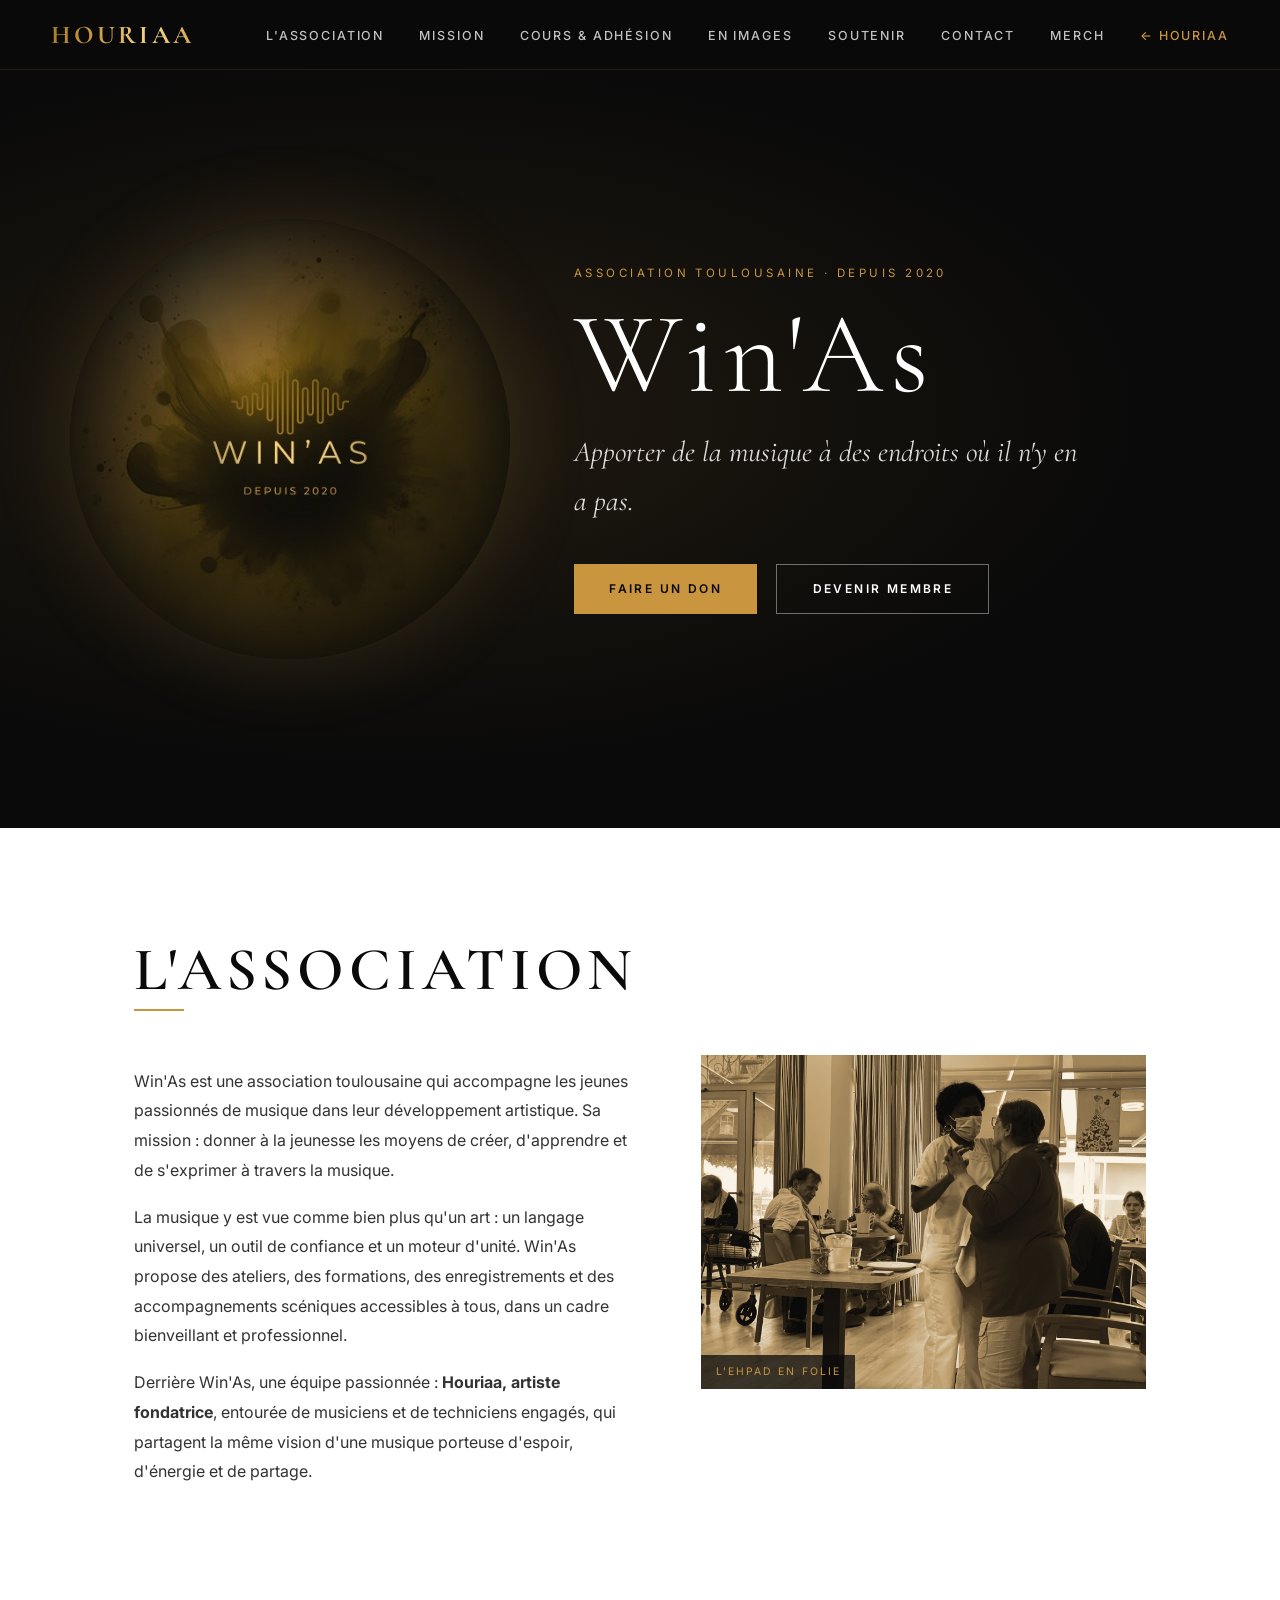
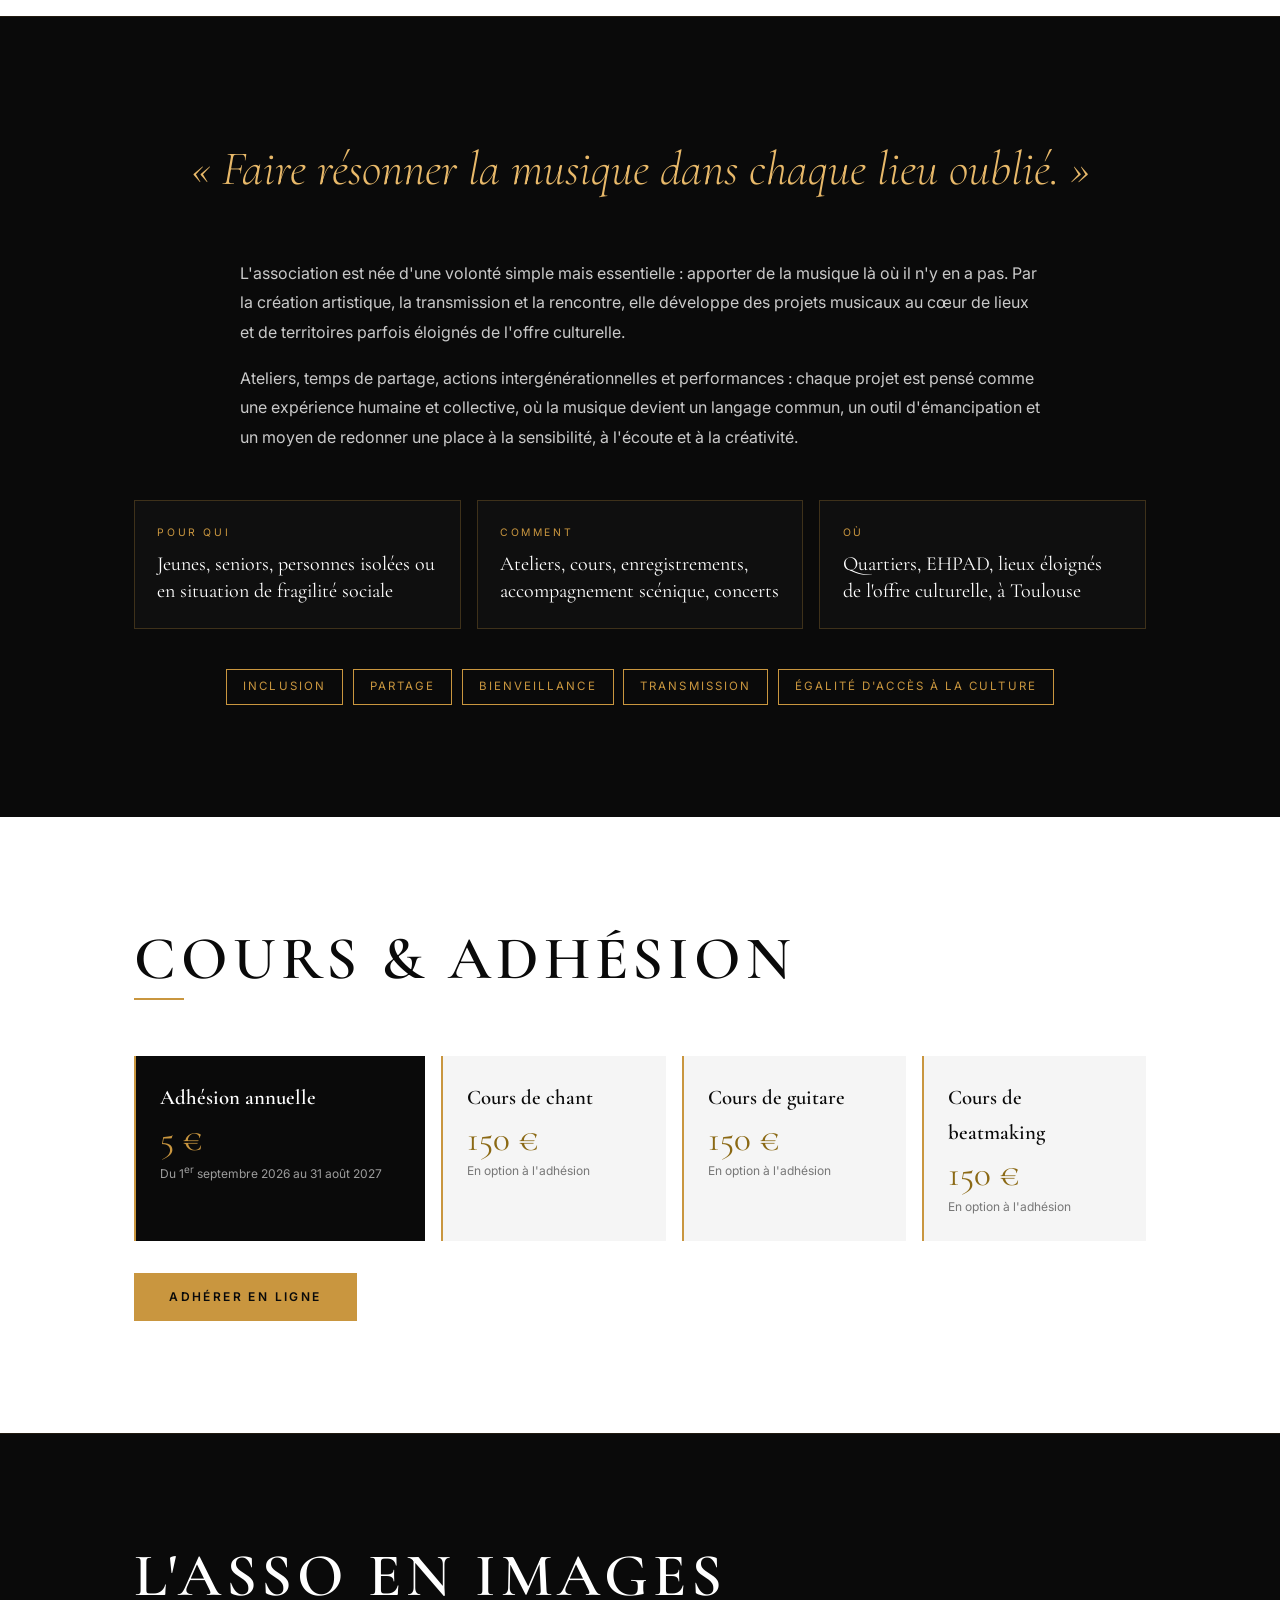
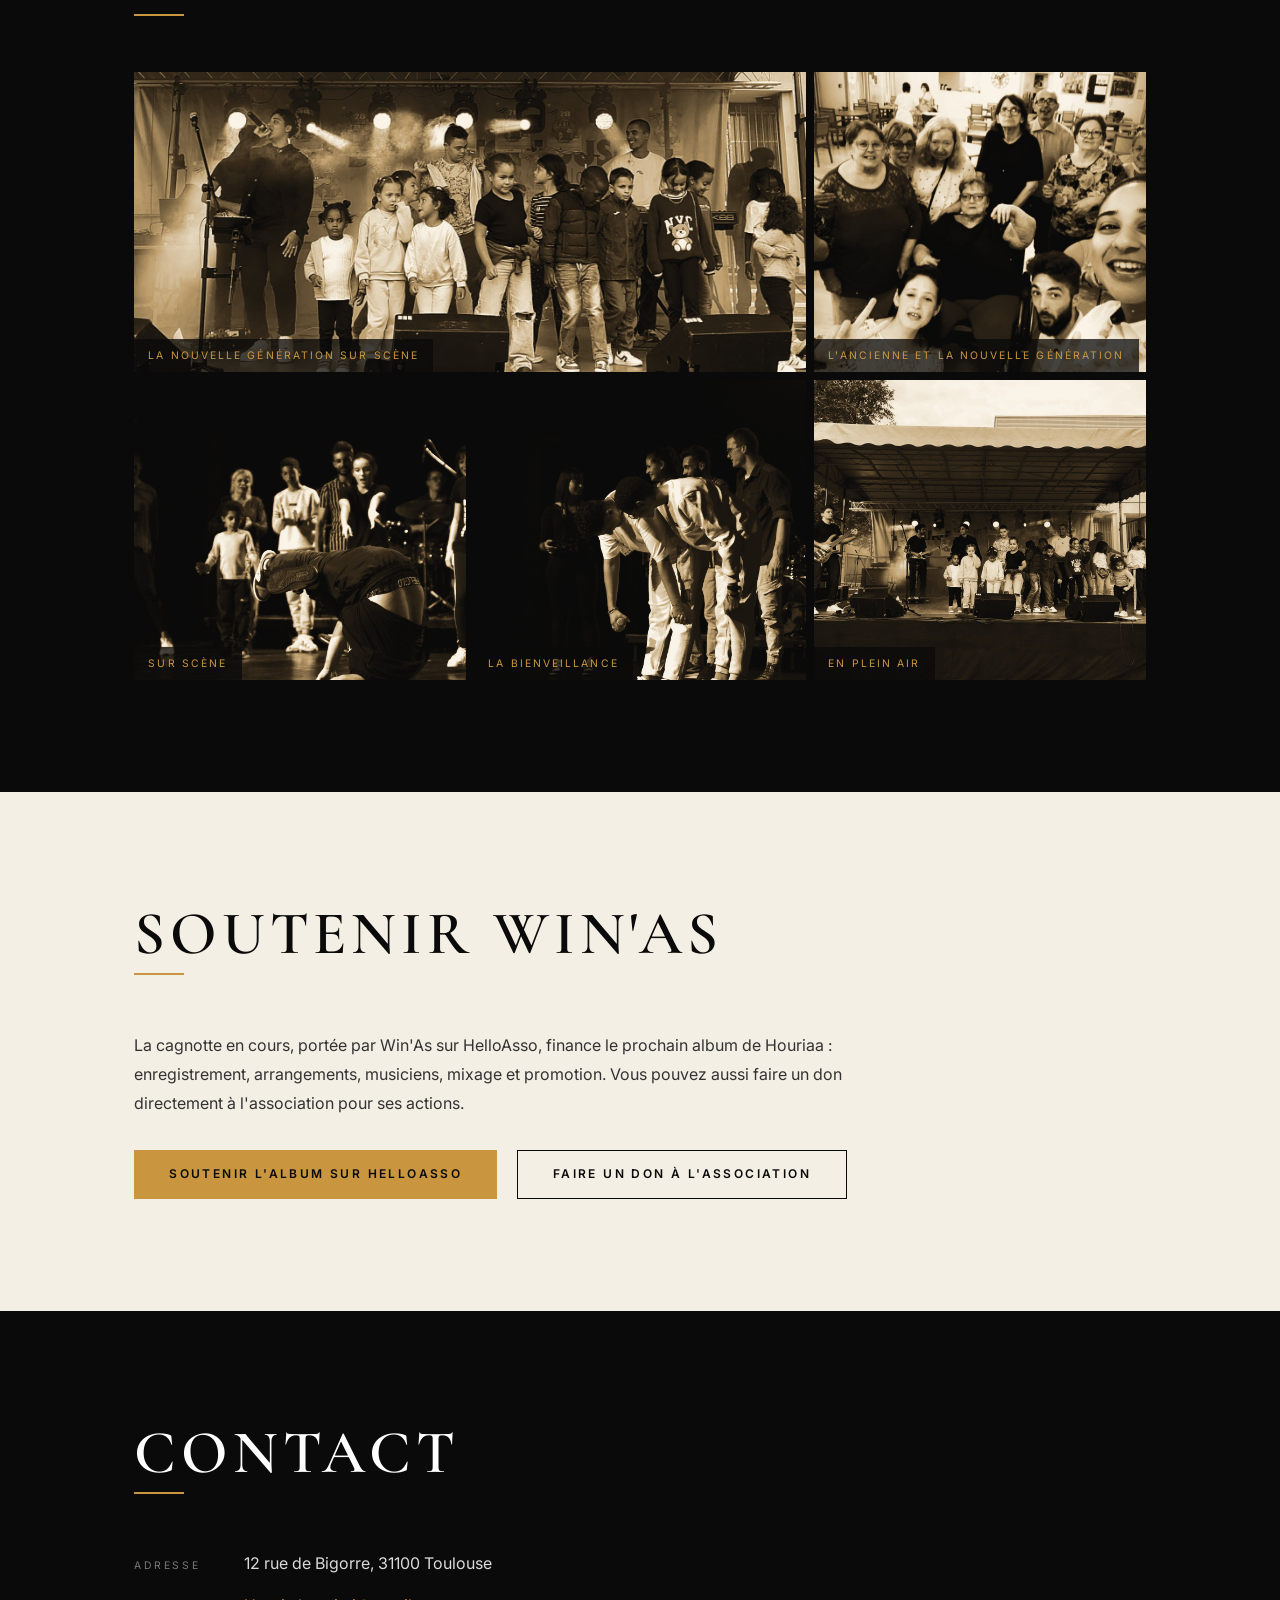
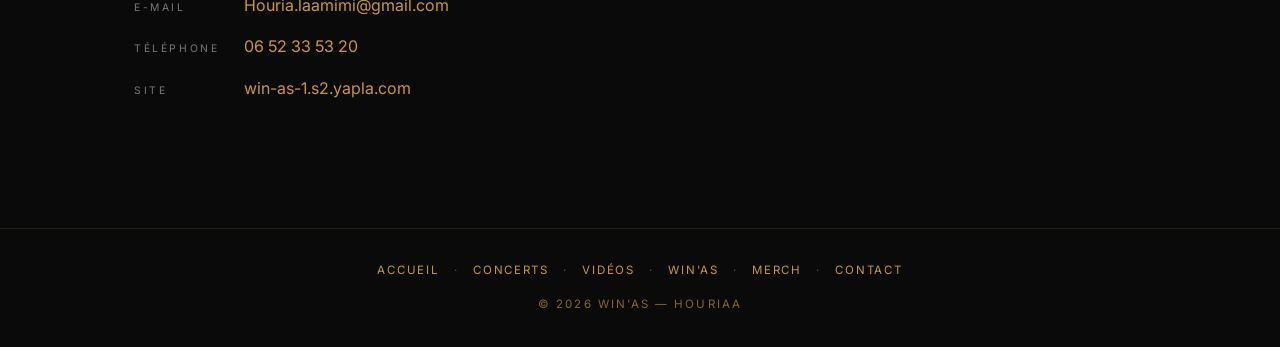
<file: winas.html>
<!DOCTYPE html>
<html lang="fr">
<head>
  <meta charset="UTF-8" />
  <meta name="viewport" content="width=device-width, initial-scale=1.0" />
  <title>Win'As — Association musicale toulousaine fondée par Houriaa</title>
  <meta name="description" content="Win'As, association toulousaine fondée par Houriaa : apporter de la musique là où il n'y en a pas. Ateliers, cours de chant, guitare et beatmaking, actions en EHPAD et dans les quartiers." />
  <link rel="canonical" href="https://houriaagroupe-del.github.io/winas.html" />
  <meta name="theme-color" content="#0a0a0a" />
  <link rel="icon" type="image/png" sizes="32x32" href="favicon-32.png" />
  <link rel="apple-touch-icon" href="apple-touch-icon.png" />
  <meta property="og:type" content="website" />
  <meta property="og:site_name" content="HOURIAA" />
  <meta property="og:locale" content="fr_FR" />
  <meta property="og:title" content="Win'As — l'association de Houriaa" />
  <meta property="og:description" content="Apporter de la musique là où il n'y en a pas. Ateliers, cours, actions intergénérationnelles à Toulouse." />
  <meta property="og:url" content="https://houriaagroupe-del.github.io/winas.html" />
  <meta property="og:image" content="https://houriaagroupe-del.github.io/images/winas/winas_logo.jpg" />
  <meta name="twitter:card" content="summary_large_image" />
  <script type="application/ld+json">
  {
    "@context": "https://schema.org",
    "@type": "NGO",
    "name": "Win'As",
    "url": "https://houriaagroupe-del.github.io/winas.html",
    "logo": "https://houriaagroupe-del.github.io/images/winas/winas_logo.jpg",
    "foundingDate": "2020",
    "founder": { "@type": "Person", "name": "Houriaa" },
    "address": { "@type": "PostalAddress", "streetAddress": "12 rue de Bigorre", "postalCode": "31100", "addressLocality": "Toulouse", "addressCountry": "FR" },
    "email": "mailto:Houria.laamimi@gmail.com",
    "telephone": "+33652335320",
    "sameAs": ["https://win-as-1.s2.yapla.com/fr/accueil", "https://www.helloasso.com/associations/win-as"]
  }
  </script>
  <link rel="preconnect" href="https://fonts.googleapis.com" />
  <link rel="preconnect" href="https://fonts.gstatic.com" crossorigin />
  <link href="https://fonts.googleapis.com/css2?family=Cormorant+Garamond:ital,wght@0,300;0,400;0,500;0,600;0,700;1,300;1,400&family=Inter:wght@300;400;500;600&display=swap" rel="stylesheet" />
  <link rel="stylesheet" href="css/style.css?v=14" />
  <link rel="stylesheet" href="css/winas.css?v=1" />
</head>
<body class="winas-page">

  <nav class="navbar" id="navbar">
    <a href="index.html" class="nav-logo">HOURIAA</a>
    <ul class="nav-links" id="navLinks">
      <li><a href="#association" onclick="closeMenu()">L'association</a></li>
      <li><a href="#mission" onclick="closeMenu()">Mission</a></li>
      <li><a href="#cours" onclick="closeMenu()">Cours &amp; adhésion</a></li>
      <li><a href="#images" onclick="closeMenu()">En images</a></li>
      <li><a href="#soutenir" onclick="closeMenu()">Soutenir</a></li>
      <li><a href="#contact" onclick="closeMenu()">Contact</a></li>
      <li><a href="merch.html">Merch</a></li>
      <li><a href="index.html" class="nav-back">← Houriaa</a></li>
    </ul>
    <button class="hamburger" id="hamburger" aria-label="Menu" aria-expanded="false">
      <span></span><span></span><span></span>
    </button>
  </nav>

  <!-- ===== HERO ===== -->
  <header class="wa-hero">
    <div class="wa-hero-inner">
      <img class="wa-logo fade-in" src="images/winas/winas_logo.jpg" alt="Logo de l'association Win'As" />
      <div class="wa-hero-text fade-in">
        <p class="wa-kicker">Association toulousaine · depuis 2020</p>
        <h1 class="wa-title">Win'As</h1>
        <p class="wa-tagline">Apporter de la musique à des endroits où il n'y en a pas.</p>
        <div class="hero-buttons wa-buttons">
          <a href="https://www.helloasso.com/associations/win-as/formulaires/2" target="_blank" rel="noopener" class="btn btn-primary">Faire un don</a>
          <a href="https://win-as-1.s2.yapla.com/fr/membres" target="_blank" rel="noopener" class="btn btn-outline">Devenir membre</a>
        </div>
      </div>
    </div>
  </header>

  <!-- ===== L'ASSOCIATION ===== -->
  <section class="section wa-light" id="association">
    <div class="section-inner wa-grid">
      <div class="fade-in-left">
        <h2 class="section-title">L'association</h2>
        <div class="section-rule"></div>
        <div class="wa-text">
          <p>Win'As est une association toulousaine qui accompagne les jeunes passionnés de musique dans leur développement artistique. Sa mission&nbsp;: donner à la jeunesse les moyens de créer, d'apprendre et de s'exprimer à travers la musique.</p>
          <p>La musique y est vue comme bien plus qu'un art&nbsp;: un langage universel, un outil de confiance et un moteur d'unité. Win'As propose des ateliers, des formations, des enregistrements et des accompagnements scéniques accessibles à tous, dans un cadre bienveillant et professionnel.</p>
          <p>Derrière Win'As, une équipe passionnée&nbsp;: <strong>Houriaa, artiste fondatrice</strong>, entourée de musiciens et de techniciens engagés, qui partagent la même vision d'une musique porteuse d'espoir, d'énergie et de partage.</p>
        </div>
      </div>
      <figure class="wa-figure fade-in-right">
        <img src="images/winas/winas_ehpad_danse.jpg" alt="Houriaa danse avec une résidente lors d'un atelier en EHPAD" loading="lazy" />
        <figcaption>L'EHPAD en folie</figcaption>
      </figure>
    </div>
  </section>

  <!-- ===== MISSION ===== -->
  <section class="section wa-dark" id="mission">
    <div class="section-inner">
      <p class="wa-quote fade-in">«&nbsp;Faire résonner la musique dans chaque lieu oublié.&nbsp;»</p>
      <div class="wa-mission fade-in">
        <p>L'association est née d'une volonté simple mais essentielle&nbsp;: apporter de la musique là où il n'y en a pas. Par la création artistique, la transmission et la rencontre, elle développe des projets musicaux au cœur de lieux et de territoires parfois éloignés de l'offre culturelle.</p>
        <p>Ateliers, temps de partage, actions intergénérationnelles et performances&nbsp;: chaque projet est pensé comme une expérience humaine et collective, où la musique devient un langage commun, un outil d'émancipation et un moyen de redonner une place à la sensibilité, à l'écoute et à la créativité.</p>
      </div>
      <div class="wa-cards fade-in">
        <div class="wa-card"><span class="wa-card-k">Pour qui</span><span class="wa-card-v">Jeunes, seniors, personnes isolées ou en situation de fragilité sociale</span></div>
        <div class="wa-card"><span class="wa-card-k">Comment</span><span class="wa-card-v">Ateliers, cours, enregistrements, accompagnement scénique, concerts</span></div>
        <div class="wa-card"><span class="wa-card-k">Où</span><span class="wa-card-v">Quartiers, EHPAD, lieux éloignés de l'offre culturelle, à Toulouse</span></div>
      </div>
      <ul class="wa-values fade-in">
        <li>Inclusion</li><li>Partage</li><li>Bienveillance</li><li>Transmission</li><li>Égalité d'accès à la culture</li>
      </ul>
    </div>
  </section>

  <!-- ===== COURS & ADHÉSION ===== -->
  <section class="section wa-light" id="cours">
    <div class="section-inner">
      <h2 class="section-title fade-in">Cours &amp; adhésion</h2>
      <div class="section-rule fade-in"></div>
      <div class="wa-offers fade-in">
        <div class="wa-offer wa-offer--main">
          <span class="wa-offer-name">Adhésion annuelle</span>
          <span class="wa-offer-price">5&nbsp;€</span>
          <span class="wa-offer-sub">Du 1<sup>er</sup> septembre 2026 au 31 août 2027</span>
        </div>
        <div class="wa-offer"><span class="wa-offer-name">Cours de chant</span><span class="wa-offer-price">150&nbsp;€</span><span class="wa-offer-sub">En option à l'adhésion</span></div>
        <div class="wa-offer"><span class="wa-offer-name">Cours de guitare</span><span class="wa-offer-price">150&nbsp;€</span><span class="wa-offer-sub">En option à l'adhésion</span></div>
        <div class="wa-offer"><span class="wa-offer-name">Cours de beatmaking</span><span class="wa-offer-price">150&nbsp;€</span><span class="wa-offer-sub">En option à l'adhésion</span></div>
      </div>
      <a class="btn btn-primary fade-in" href="https://win-as-1.s2.yapla.com/fr/membres" target="_blank" rel="noopener">Adhérer en ligne</a>
    </div>
  </section>

  <!-- ===== EN IMAGES ===== -->
  <section class="section wa-dark" id="images">
    <div class="section-inner">
      <h2 class="section-title fade-in">L'asso en images</h2>
      <div class="section-rule fade-in"></div>
      <div class="wa-gallery fade-in">
        <figure class="wa-g wa-g--wide"><img src="images/winas/winas_enfants_scene.jpg" alt="Enfants sur scène avec Houriaa lors d'une restitution d'atelier" loading="lazy" /><figcaption>La nouvelle génération sur scène</figcaption></figure>
        <figure class="wa-g"><img src="images/winas/winas_ehpad_selfie.jpg" alt="Selfie de groupe avec des résidents en EHPAD" loading="lazy" /><figcaption>L'ancienne et la nouvelle génération</figcaption></figure>
        <figure class="wa-g"><img src="images/winas/winas_scene_danse.jpg" alt="Jeunes danseurs et musiciens sur scène" loading="lazy" /><figcaption>Sur scène</figcaption></figure>
        <figure class="wa-g"><img src="images/winas/winas_scene_salut.jpg" alt="Salut final des jeunes artistes" loading="lazy" /><figcaption>La bienveillance</figcaption></figure>
        <figure class="wa-g"><img src="images/winas/winas_plein_air.jpg" alt="Concert en plein air avec des enfants sur scène" loading="lazy" /><figcaption>En plein air</figcaption></figure>
      </div>
    </div>
  </section>

  <!-- ===== SOUTENIR ===== -->
  <section class="section support-section" id="soutenir">
    <div class="section-inner">
      <h2 class="section-title fade-in">Soutenir Win'As</h2>
      <div class="section-rule fade-in"></div>
      <p class="support-intro fade-in">La cagnotte en cours, portée par Win'As sur HelloAsso, finance le prochain album de Houriaa&nbsp;: enregistrement, arrangements, musiciens, mixage et promotion. Vous pouvez aussi faire un don directement à l'association pour ses actions.</p>
      <div class="hero-buttons wa-buttons-left fade-in">
        <a class="btn btn-primary" href="https://www.helloasso.com/associations/win-as/formulaires/2" target="_blank" rel="noopener">Soutenir l'album sur HelloAsso</a>
        <a class="btn btn-outline wa-btn-dark" href="https://win-as-1.s2.yapla.com/fr/faire-un-don" target="_blank" rel="noopener">Faire un don à l'association</a>
      </div>
    </div>
  </section>

  <!-- ===== CONTACT ===== -->
  <section class="section contact-section" id="contact">
    <div class="section-inner">
      <h2 class="section-title fade-in">Contact</h2>
      <div class="section-rule fade-in"></div>
      <div class="wa-contact fade-in">
        <p><span class="wa-contact-k">Adresse</span>12 rue de Bigorre, 31100 Toulouse</p>
        <p><span class="wa-contact-k">E-mail</span><a href="mailto:Houria.laamimi@gmail.com">Houria.laamimi@gmail.com</a></p>
        <p><span class="wa-contact-k">Téléphone</span><a href="tel:+33652335320">06 52 33 53 20</a></p>
        <p><span class="wa-contact-k">Site</span><a href="https://win-as-1.s2.yapla.com/fr/accueil" target="_blank" rel="noopener">win-as-1.s2.yapla.com</a></p>
      </div>
    </div>
  </section>

  <footer>
    <nav class="footer-nav" aria-label="Pages du site"><a href="index.html">Accueil</a> · <a href="index.html#live">Concerts</a> · <a href="index.html#videos">Vidéos</a> · <a href="winas.html" aria-current="page">Win'As</a> · <a href="merch.html">Merch</a> · <a href="index.html#contact">Contact</a></nav>
    <p>&copy; <span id="year">2026</span> Win'As &mdash; <a href="index.html">HOURIAA</a></p>
  </footer>

  <script>
    const navbar = document.getElementById('navbar');
    const hamburger = document.getElementById('hamburger');
    const navLinks = document.getElementById('navLinks');
    window.addEventListener('scroll', () => navbar.classList.toggle('scrolled', window.scrollY > 50));
    hamburger.addEventListener('click', () => {
      const open = navLinks.classList.toggle('open');
      hamburger.classList.toggle('open', open);
      hamburger.setAttribute('aria-expanded', open);
      document.body.style.overflow = open ? 'hidden' : '';
    });
    function closeMenu() {
      navLinks.classList.remove('open'); hamburger.classList.remove('open');
      hamburger.setAttribute('aria-expanded', false); document.body.style.overflow = '';
    }
    const io = new IntersectionObserver(es => es.forEach(e => { if (e.isIntersecting) { e.target.classList.add('visible'); io.unobserve(e.target); } }), { threshold: 0.12 });
    document.querySelectorAll('.fade-in, .fade-in-left, .fade-in-right').forEach(el => io.observe(el));
    document.getElementById('year').textContent = new Date().getFullYear();
  </script>
</body>
</html>
</file>
<file: css/style.css>
/* ===== RESET & BASE ===== */
*, *::before, *::after {
  box-sizing: border-box;
  margin: 0;
  padding: 0;
}

:root {
  --black: #0a0a0a;
  --white: #ffffff;
  --gold: #C9963F;
  --gold-light: #E8B96A;
  --gold-dark: #8B6914;
  --gray: #1a1a1a;
  --gray-light: #f5f5f5;
  --font-title: 'Cormorant Garamond', Georgia, serif;
  --font-body: 'Inter', system-ui, sans-serif;
}

html {
  scroll-behavior: smooth;
  font-size: 16px;
}

body {
  background-color: var(--black);
  color: var(--white);
  font-family: var(--font-body);
  line-height: 1.7;
  overflow-x: hidden;
}

img {
  max-width: 100%;
  display: block;
}

a {
  text-decoration: none;
  color: inherit;
}

/* ===== SCROLLBAR ===== */
::-webkit-scrollbar { width: 4px; }
::-webkit-scrollbar-track { background: var(--black); }
::-webkit-scrollbar-thumb { background: var(--gold); border-radius: 2px; }

/* ===== SHIMMER ===== */
@keyframes shimmer {
  0%   { background-position: 200% center; }
  100% { background-position: -200% center; }
}

.gold {
  background: linear-gradient(90deg, var(--gold-dark) 0%, var(--gold) 30%, #F5D98B 50%, var(--gold) 70%, var(--gold-dark) 100%);
  background-size: 200% auto;
  -webkit-background-clip: text;
  -webkit-text-fill-color: transparent;
  background-clip: text;
  animation: shimmer 3s linear infinite;
}

/* ===== FADE ANIMATIONS ===== */
.fade-in {
  opacity: 0;
  transform: translateY(30px);
  transition: opacity 0.8s ease, transform 0.8s ease;
}
.fade-in.visible { opacity: 1; transform: translateY(0); }

.fade-in-left {
  opacity: 0;
  transform: translateX(-40px);
  transition: opacity 0.8s ease, transform 0.8s ease;
}
.fade-in-left.visible { opacity: 1; transform: translateX(0); }

.fade-in-right {
  opacity: 0;
  transform: translateX(40px);
  transition: opacity 0.8s ease, transform 0.8s ease;
}
.fade-in-right.visible { opacity: 1; transform: translateX(0); }

/* ===== NAVBAR ===== */
.navbar {
  position: fixed;
  top: 0; left: 0; right: 0;
  z-index: 1000;
  display: flex;
  align-items: center;
  justify-content: space-between;
  padding: 0 4vw;
  height: 70px;
  background: rgba(10, 10, 10, 0.92);
  backdrop-filter: blur(12px);
  -webkit-backdrop-filter: blur(12px);
  border-bottom: 1px solid rgba(201, 150, 63, 0.15);
  transition: background 0.3s ease;
}

.navbar.scrolled {
  background: rgba(10, 10, 10, 0.98);
  border-bottom-color: rgba(201, 150, 63, 0.3);
}

.nav-logo {
  font-family: var(--font-title);
  font-size: 1.6rem;
  font-weight: 700;
  letter-spacing: 0.12em;
  text-transform: uppercase;
  background: linear-gradient(90deg, var(--gold-dark) 0%, var(--gold) 30%, #F5D98B 50%, var(--gold) 70%, var(--gold-dark) 100%);
  background-size: 200% auto;
  -webkit-background-clip: text;
  -webkit-text-fill-color: transparent;
  background-clip: text;
  animation: shimmer 4s linear infinite;
}

.nav-links {
  display: flex;
  align-items: center;
  gap: 2.2rem;
  list-style: none;
}

.nav-links a {
  font-family: var(--font-body);
  font-size: 0.78rem;
  font-weight: 500;
  letter-spacing: 0.15em;
  text-transform: uppercase;
  color: rgba(255, 255, 255, 0.75);
  transition: color 0.25s ease;
  position: relative;
}

.nav-links a::after {
  content: '';
  position: absolute;
  bottom: -4px; left: 0;
  width: 0; height: 1px;
  background: var(--gold);
  transition: width 0.3s ease;
}

.nav-links a:hover { color: var(--gold); }
.nav-links a:hover::after { width: 100%; }

.hamburger {
  display: none;
  flex-direction: column;
  gap: 5px;
  cursor: pointer;
  padding: 6px;
  background: none;
  border: none;
}

.hamburger span {
  display: block;
  width: 24px; height: 2px;
  background: var(--white);
  transition: all 0.3s ease;
}

.hamburger.open span:nth-child(1) { transform: translateY(7px) rotate(45deg); }
.hamburger.open span:nth-child(2) { opacity: 0; }
.hamburger.open span:nth-child(3) { transform: translateY(-7px) rotate(-45deg); }

/* ===== HERO ===== */
.hero {
  position: relative;
  height: 100vh;
  min-height: 600px;
  display: flex;
  flex-direction: column;
  align-items: center;
  justify-content: center;
  text-align: center;
  background-color: var(--black);
  overflow: hidden;
  padding: 0 20px;
}

.hero::after {
  content: '';
  position: absolute;
  inset: 0;
  background: linear-gradient(
    to bottom,
    rgba(10, 10, 10, 0.65) 0%,
    transparent 30%,
    transparent 70%,
    rgba(10, 10, 10, 0.65) 100%
  );
  pointer-events: none;
  z-index: 1;
}

.hero-bg-lines {
  position: absolute;
  inset: 0;
  background-image:
    linear-gradient(rgba(201, 150, 63, 0.04) 1px, transparent 1px),
    linear-gradient(90deg, rgba(201, 150, 63, 0.04) 1px, transparent 1px);
  background-size: 60px 60px;
  pointer-events: none;
}

.hero-glow {
  position: absolute;
  width: 600px; height: 600px;
  border-radius: 50%;
  background: radial-gradient(circle, rgba(201, 150, 63, 0.08) 0%, transparent 70%);
  pointer-events: none;
}

.hero-content {
  position: relative;
  z-index: 2;
}

.hero-name {
  font-family: var(--font-title);
  font-size: clamp(3rem, 15vw, 14rem);
  font-weight: 300;
  letter-spacing: 0.08em;
  color: var(--white);
  line-height: 0.9;
  text-transform: uppercase;
  margin-bottom: 1.2rem;
}

.hero-subtitle {
  font-family: var(--font-body);
  font-size: clamp(0.75rem, 1.8vw, 1rem);
  font-weight: 400;
  letter-spacing: 0.3em;
  text-transform: uppercase;
  margin-bottom: 3rem;
  background: linear-gradient(90deg, var(--gold-dark) 0%, var(--gold) 30%, #F5D98B 50%, var(--gold) 70%, var(--gold-dark) 100%);
  background-size: 200% auto;
  -webkit-background-clip: text;
  -webkit-text-fill-color: transparent;
  background-clip: text;
  animation: shimmer 3s linear infinite;
}

.hero-buttons {
  display: flex;
  gap: 1.2rem;
  justify-content: center;
  flex-wrap: wrap;
}

/* ===== BUTTONS ===== */
.btn {
  display: inline-flex;
  align-items: center;
  gap: 0.5rem;
  padding: 0.85rem 2.2rem;
  font-family: var(--font-body);
  font-size: 0.75rem;
  font-weight: 600;
  letter-spacing: 0.2em;
  text-transform: uppercase;
  cursor: pointer;
  transition: all 0.3s ease;
  border: none;
  position: relative;
  overflow: hidden;
}

.btn-primary {
  background: var(--gold);
  color: var(--black);
}

.btn-primary::before {
  content: '';
  position: absolute;
  top: 0;
  left: -100%;
  width: 60%;
  height: 100%;
  background: linear-gradient(90deg, transparent, rgba(255, 255, 255, 0.35), transparent);
  transition: left 0.5s ease;
}

.btn-primary:hover {
  transform: translateY(-2px);
  box-shadow: 0 8px 30px rgba(201, 150, 63, 0.5), 0 0 0 1px rgba(201, 150, 63, 0.3);
}

.btn-primary:hover::before {
  left: 120%;
}

.btn-outline {
  background: transparent;
  color: var(--white);
  border: 1px solid rgba(255, 255, 255, 0.4);
}

.btn-outline:hover {
  border-color: var(--gold);
  color: var(--gold);
  transform: translateY(-2px);
  box-shadow: 0 4px 20px rgba(201, 150, 63, 0.2);
}

.hero-scroll-hint {
  position: absolute;
  bottom: 2.5rem;
  left: 50%;
  transform: translateX(-50%);
  display: flex;
  flex-direction: column;
  align-items: center;
  gap: 0.5rem;
  color: rgba(255, 255, 255, 0.3);
  font-size: 0.65rem;
  letter-spacing: 0.2em;
  text-transform: uppercase;
  z-index: 2;
}

.scroll-line {
  width: 1px; height: 50px;
  background: linear-gradient(to bottom, var(--gold), transparent);
  animation: scrollLine 2s ease-in-out infinite;
}

@keyframes scrollLine {
  0%, 100% { opacity: 0.3; transform: scaleY(1); }
  50%       { opacity: 1;   transform: scaleY(0.5); }
}

/* ===== SECTION BASE ===== */
.section {
  padding: 7rem 0;
  position: relative;
}

.section-inner {
  max-width: 1140px;
  margin: 0 auto;
  padding: 0 5vw;
  position: relative;
  z-index: 1;
}

.section-title {
  font-family: var(--font-title);
  font-size: clamp(2.2rem, 5vw, 3.8rem);
  font-weight: 600;
  letter-spacing: 0.08em;
  text-transform: uppercase;
  margin-bottom: 0.5rem;
  line-height: 1;
}

.section-rule {
  width: 50px; height: 2px;
  background: var(--gold);
  margin-bottom: 3.5rem;
}

/* ===== BIOGRAPHIE ===== */
.bio-section {
  background: var(--white);
  color: var(--black);
}

.bio-section .section-title { color: var(--black); }

.bio-grid {
  display: grid;
  grid-template-columns: 1fr 380px;
  gap: 5rem;
  align-items: center;
}

.bio-text p {
  font-size: 1.05rem;
  line-height: 1.9;
  color: #222;
  margin-bottom: 1.5rem;
}

.bio-tags {
  display: flex;
  flex-wrap: wrap;
  gap: 0.6rem;
  margin-top: 2rem;
}

.bio-tag {
  display: inline-block;
  padding: 0.35rem 1rem;
  border: 1px solid rgba(0,0,0,0.15);
  font-size: 0.7rem;
  letter-spacing: 0.18em;
  text-transform: uppercase;
  color: var(--black);
  font-weight: 500;
}

.bio-img-wrap { position: relative; }

.bio-img-wrap::before {
  content: '';
  position: absolute;
  inset: -12px;
  border: 1px solid rgba(201, 150, 63, 0.35);
  pointer-events: none;
  z-index: 0;
}

.bio-img-wrap img {
  position: relative;
  z-index: 1;
  width: 100%;
  aspect-ratio: 3/4;
  object-fit: cover;
  filter: grayscale(20%);
}

.bio-img-placeholder {
  position: relative;
  z-index: 1;
  width: 100%;
  aspect-ratio: 3/4;
  background: #e8e8e8;
  display: flex;
  flex-direction: column;
  align-items: center;
  justify-content: center;
  gap: 0.8rem;
  color: #999;
  font-size: 0.8rem;
  letter-spacing: 0.1em;
}

.bio-img-placeholder svg { opacity: 0.3; }

/* ===== MINI-DOCUMENTAIRE (YOUTUBE) ===== */
.youtube-section {
  background: #0a0a0a;
}

.youtube-section::before {
  content: '';
  position: absolute;
  top: 0; left: 0; right: 0;
  height: 60px;
  background: linear-gradient(to bottom, var(--white), transparent);
  pointer-events: none;
  z-index: 0;
}

.youtube-section::after {
  content: '';
  position: absolute;
  inset: 0;
  background-image: url("data:image/svg+xml,%3Csvg xmlns='http://www.w3.org/2000/svg' width='300' height='300'%3E%3Cfilter id='n'%3E%3CfeTurbulence type='fractalNoise' baseFrequency='0.75' numOctaves='4' stitchTiles='stitch'/%3E%3C/filter%3E%3Crect width='300' height='300' filter='url(%23n)' opacity='0.4'/%3E%3C/svg%3E");
  opacity: 0.03;
  pointer-events: none;
  z-index: 0;
}

.youtube-section .section-title { color: var(--white); }

.youtube-section .section-inner { text-align: center; }

.youtube-section .section-rule {
  margin-left: auto;
  margin-right: auto;
}

.youtube-desc {
  color: #aaa;
  margin-bottom: 40px;
  letter-spacing: 0.1em;
  font-size: 0.9rem;
}

.youtube-wrapper {
  max-width: 800px;
  margin: 0 auto;
  position: relative;
  padding-bottom: 56.25%;
  height: 0;
  overflow: hidden;
  border-radius: 8px;
  box-shadow: 0 0 40px rgba(201, 150, 63, 0.3);
}

.youtube-wrapper iframe {
  position: absolute;
  top: 0; left: 0;
  width: 100%; height: 100%;
}

/* ===== MUSIQUE ===== */
.music-section {
  background: var(--black);
}

.music-section::after {
  content: '';
  position: absolute;
  inset: 0;
  background-image: url("data:image/svg+xml,%3Csvg xmlns='http://www.w3.org/2000/svg' width='300' height='300'%3E%3Cfilter id='n'%3E%3CfeTurbulence type='fractalNoise' baseFrequency='0.75' numOctaves='4' stitchTiles='stitch'/%3E%3C/filter%3E%3Crect width='300' height='300' filter='url(%23n)' opacity='0.4'/%3E%3C/svg%3E");
  opacity: 0.025;
  pointer-events: none;
  z-index: 0;
}

.music-section .section-title { color: var(--white); }

.album-card {
  display: grid;
  grid-template-columns: 280px 1fr;
  gap: 3.5rem;
  align-items: start;
  background: rgba(255,255,255,0.03);
  border: 1px solid rgba(201, 150, 63, 0.18);
  padding: 2.5rem;
  max-width: 760px;
}

.album-cover { position: relative; }

.album-cover img,
.album-cover-placeholder {
  width: 100%;
  aspect-ratio: 1;
  object-fit: cover;
}

.album-cover-placeholder {
  background: #111;
  display: flex;
  align-items: center;
  justify-content: center;
  color: rgba(255,255,255,0.15);
  font-family: var(--font-title);
  font-size: 0.85rem;
  letter-spacing: 0.15em;
}

.album-year-badge {
  position: absolute;
  top: -10px; right: -10px;
  background: var(--gold);
  color: var(--black);
  font-size: 0.65rem;
  font-weight: 700;
  letter-spacing: 0.15em;
  padding: 0.3rem 0.7rem;
}

.album-info h3 {
  font-family: var(--font-title);
  font-size: 1.8rem;
  font-weight: 600;
  color: var(--white);
  margin-bottom: 0.3rem;
}

.album-info .album-year {
  font-size: 0.75rem;
  color: var(--gold);
  letter-spacing: 0.2em;
  text-transform: uppercase;
  margin-bottom: 1.8rem;
}

.tracks-label {
  font-size: 0.65rem;
  letter-spacing: 0.2em;
  text-transform: uppercase;
  color: rgba(255,255,255,0.4);
  margin-bottom: 0.8rem;
}

.track-list {
  list-style: none;
  display: flex;
  flex-direction: column;
  gap: 0.5rem;
  margin-bottom: 2rem;
}

.track-item {
  display: flex;
  align-items: center;
  gap: 1rem;
  padding: 0.75rem 1rem;
  background: rgba(255,255,255,0.04);
  border-left: 2px solid var(--gold);
  transition: background 0.2s ease;
}

.track-item:hover { background: rgba(201, 150, 63, 0.08); }

.track-num {
  font-size: 0.7rem;
  color: var(--gold);
  font-weight: 600;
  min-width: 1.2rem;
}

.track-info { flex: 1; }

.track-title {
  font-size: 0.9rem;
  font-weight: 500;
  color: var(--white);
}

.track-feat {
  font-size: 0.72rem;
  color: rgba(255,255,255,0.45);
}

/* ===== LIVE ===== */
.live-section {
  background: var(--white);
  color: var(--black);
}

.live-section::before {
  content: '';
  position: absolute;
  top: 0; left: 0; right: 0;
  height: 60px;
  background: linear-gradient(to bottom, var(--black), transparent);
  pointer-events: none;
  z-index: 0;
}

.live-section .section-title { color: var(--black); }

.dates-list {
  display: flex;
  flex-direction: column;
  gap: 0;
  max-width: 680px;
}

.date-item {
  display: flex;
  align-items: center;
  gap: 1.5rem;
  padding: 1.4rem 0;
  border-bottom: 1px solid rgba(0,0,0,0.08);
  transition: background 0.2s ease;
}

.date-item:first-child { border-top: 1px solid rgba(0,0,0,0.08); }

.date-label {
  font-family: var(--font-title);
  font-size: 1.5rem;
  font-weight: 600;
  color: var(--black);
  min-width: 110px;
  flex-shrink: 0;
}

.date-dots {
  flex: 1;
  height: 1px;
  border-top: 1px dashed rgba(201, 150, 63, 0.5);
}

.date-venue {
  font-size: 0.85rem;
  font-weight: 500;
  letter-spacing: 0.08em;
  text-transform: uppercase;
  color: #333;
  text-align: right;
  min-width: 160px;
}

.date-badge {
  display: inline-block;
  padding: 0.2rem 0.6rem;
  background: var(--gold);
  color: var(--black);
  font-size: 0.6rem;
  font-weight: 700;
  letter-spacing: 0.15em;
  text-transform: uppercase;
  margin-left: 0.6rem;
  vertical-align: middle;
}

/* ===== GALERIE ===== */
.gallery-section {
  background: var(--black);
}

.gallery-section::before {
  content: '';
  position: absolute;
  top: 0; left: 0; right: 0;
  height: 60px;
  background: linear-gradient(to bottom, var(--white), transparent);
  pointer-events: none;
  z-index: 0;
}

.gallery-section::after {
  content: '';
  position: absolute;
  inset: 0;
  background-image: url("data:image/svg+xml,%3Csvg xmlns='http://www.w3.org/2000/svg' width='300' height='300'%3E%3Cfilter id='n'%3E%3CfeTurbulence type='fractalNoise' baseFrequency='0.75' numOctaves='4' stitchTiles='stitch'/%3E%3C/filter%3E%3Crect width='300' height='300' filter='url(%23n)' opacity='0.4'/%3E%3C/svg%3E");
  opacity: 0.025;
  pointer-events: none;
  z-index: 0;
}

.gallery-section .section-title { color: var(--white); }

.gallery-grid {
  display: grid;
  grid-template-columns: repeat(3, 1fr);
  gap: 6px;
}

.gallery-item {
  position: relative;
  aspect-ratio: 1;
  overflow: hidden;
  cursor: pointer;
}

.gallery-item img,
.gallery-placeholder {
  width: 100%; height: 100%;
  object-fit: cover;
  transition: transform 0.5s ease;
}

.gallery-placeholder {
  background: #111;
  display: flex;
  align-items: center;
  justify-content: center;
  color: rgba(255,255,255,0.1);
  font-family: var(--font-title);
  font-size: 0.75rem;
  letter-spacing: 0.15em;
}

.gallery-item:hover img,
.gallery-item:hover .gallery-placeholder { transform: scale(1.06); }

.gallery-overlay {
  position: absolute;
  inset: 0;
  background: rgba(10,10,10,0.55);
  display: flex;
  align-items: center;
  justify-content: center;
  opacity: 0;
  transition: opacity 0.3s ease;
}

.gallery-item:hover .gallery-overlay { opacity: 1; }

.gallery-overlay svg { color: var(--white); opacity: 0.9; }

/* ===== LIGHTBOX ===== */
.lightbox {
  display: none;
  position: fixed;
  inset: 0;
  z-index: 9999;
  background: rgba(0,0,0,0.96);
  align-items: center;
  justify-content: center;
}

.lightbox.open { display: flex; }

.lightbox-img {
  max-width: 90vw;
  max-height: 88vh;
  object-fit: contain;
  box-shadow: 0 0 80px rgba(0,0,0,0.8);
}

.lightbox-close {
  position: absolute;
  top: 1.5rem; right: 2rem;
  background: none;
  border: none;
  color: rgba(255,255,255,0.6);
  font-size: 2rem;
  cursor: pointer;
  transition: color 0.2s;
  line-height: 1;
}

.lightbox-close:hover { color: var(--gold); }

.lightbox-prev,
.lightbox-next {
  position: absolute;
  top: 50%;
  transform: translateY(-50%);
  background: rgba(255,255,255,0.06);
  border: 1px solid rgba(255,255,255,0.12);
  color: var(--white);
  width: 48px; height: 48px;
  display: flex;
  align-items: center;
  justify-content: center;
  cursor: pointer;
  transition: all 0.25s ease;
  font-size: 1.2rem;
}

.lightbox-prev { left: 1.5rem; }
.lightbox-next { right: 1.5rem; }

.lightbox-prev:hover,
.lightbox-next:hover {
  background: rgba(201, 150, 63, 0.2);
  border-color: var(--gold);
  color: var(--gold);
}

/* ===== VIDÉOS (locales) ===== */
.videos-section {
  background: var(--white);
}

.videos-section::before {
  content: '';
  position: absolute;
  top: 0; left: 0; right: 0;
  height: 60px;
  background: linear-gradient(to bottom, var(--black), transparent);
  pointer-events: none;
  z-index: 0;
}

.videos-section .section-title { color: var(--black); }

.video-featured {
  position: relative;
  margin-bottom: 4rem;
  background: var(--black);
  overflow: hidden;
}

.video-featured-player {
  display: block;
  width: 100%;
  aspect-ratio: 16/9;
  object-fit: cover;
  background: #000;
}

.video-featured-info {
  padding: 1.4rem 1.8rem;
  display: flex;
  align-items: center;
  gap: 1.2rem;
}

.video-badge {
  display: inline-block;
  padding: 0.25rem 0.7rem;
  background: var(--gold);
  color: var(--black);
  font-size: 0.62rem;
  font-weight: 700;
  letter-spacing: 0.2em;
  text-transform: uppercase;
  flex-shrink: 0;
}

.video-featured-title {
  font-family: var(--font-title);
  font-size: 1.5rem;
  font-weight: 600;
  color: var(--white);
  letter-spacing: 0.1em;
}

.video-featured-desc {
  font-size: 0.78rem;
  color: rgba(255,255,255,0.45);
  letter-spacing: 0.12em;
  margin-left: auto;
  text-transform: uppercase;
}

.videos-sub-title {
  font-family: var(--font-title);
  font-size: 1.6rem;
  font-weight: 500;
  color: var(--black);
  letter-spacing: 0.08em;
  margin-bottom: 1.5rem;
}

.videos-live-grid {
  display: grid;
  grid-template-columns: repeat(4, 1fr);
  gap: 0.8rem;
}

.video-card {
  display: flex;
  flex-direction: column;
  gap: 0;
  background: var(--black);
  overflow: hidden;
}

.video-card video {
  display: block;
  width: 100%;
  aspect-ratio: 9/16;
  object-fit: cover;
  background: #000;
}

.video-card-label {
  padding: 0.5rem 0.7rem;
  font-size: 0.68rem;
  font-weight: 500;
  letter-spacing: 0.18em;
  text-transform: uppercase;
  color: rgba(255,255,255,0.45);
  background: var(--black);
}

@media (max-width: 900px) {
  .videos-live-grid { grid-template-columns: repeat(2, 1fr); }
  .video-featured-desc { display: none; }
}

@media (max-width: 500px) {
  .videos-live-grid { grid-template-columns: 1fr 1fr; gap: 0.5rem; }
  .video-featured-info { flex-wrap: wrap; gap: 0.6rem; }
}

/* ===== CONTACT ===== */
.contact-section {
  background: var(--black);
}

.contact-section::before {
  content: '';
  position: absolute;
  top: 0; left: 0; right: 0;
  height: 60px;
  background: linear-gradient(to bottom, var(--white), transparent);
  pointer-events: none;
  z-index: 0;
}

.contact-section::after {
  content: '';
  position: absolute;
  inset: 0;
  background-image: url("data:image/svg+xml,%3Csvg xmlns='http://www.w3.org/2000/svg' width='300' height='300'%3E%3Cfilter id='n'%3E%3CfeTurbulence type='fractalNoise' baseFrequency='0.75' numOctaves='4' stitchTiles='stitch'/%3E%3C/filter%3E%3Crect width='300' height='300' filter='url(%23n)' opacity='0.4'/%3E%3C/svg%3E");
  opacity: 0.025;
  pointer-events: none;
  z-index: 0;
}

.contact-section .section-title { color: var(--white); }

.contact-inner {
  display: grid;
  grid-template-columns: 1fr 1fr;
  gap: 5rem;
  align-items: start;
}

.contact-info h3 {
  font-family: var(--font-title);
  font-size: 1.4rem;
  font-weight: 500;
  color: var(--white);
  margin-bottom: 1rem;
}

.contact-email {
  display: inline-flex;
  align-items: center;
  gap: 0.6rem;
  color: var(--gold);
  font-size: 0.95rem;
  margin-bottom: 2.5rem;
  transition: opacity 0.2s;
}

.contact-email:hover { opacity: 0.75; }

.social-title {
  font-size: 0.65rem;
  letter-spacing: 0.25em;
  text-transform: uppercase;
  color: rgba(255,255,255,0.35);
  margin-bottom: 1rem;
}

.social-links {
  display: flex;
  flex-direction: column;
  gap: 0.75rem;
}

.social-link {
  display: flex;
  align-items: center;
  gap: 1rem;
  padding: 0.85rem 1.2rem;
  border: 1px solid rgba(255,255,255,0.08);
  color: rgba(255,255,255,0.7);
  font-size: 0.85rem;
  font-weight: 500;
  transition: all 0.25s ease;
}

.social-link:hover {
  border-color: var(--gold);
  color: var(--gold);
  background: rgba(201, 150, 63, 0.06);
  transform: translateX(4px);
}

.social-link svg { flex-shrink: 0; width: 18px; height: 18px; }

.social-handle {
  margin-left: auto;
  font-size: 0.72rem;
  color: rgba(255,255,255,0.3);
}

.social-link:hover .social-handle { color: rgba(201, 150, 63, 0.6); }

.contact-deco {
  display: flex;
  align-items: center;
  justify-content: center;
}

.yin-yang-deco { width: 180px; height: 180px; opacity: 0.12; }

/* ===== FOOTER ===== */
footer {
  background: var(--black);
  border-top: 1px solid rgba(201, 150, 63, 0.15);
  padding: 2rem 5vw;
  text-align: center;
}

footer p {
  font-size: 0.72rem;
  letter-spacing: 0.18em;
  color: var(--gold);
  text-transform: uppercase;
  opacity: 0.65;
}

/* ===== MOBILE NAV ===== */
@media (max-width: 768px) {
  .hamburger { display: flex; }

  .nav-links {
    display: none;
    position: fixed;
    top: 70px; left: 0; right: 0; bottom: 0;
    background: var(--black);
    flex-direction: column;
    align-items: center;
    justify-content: center;
    gap: 2.5rem;
    z-index: 999;
  }

  .nav-links.open { display: flex; }
  .nav-links a { font-size: 1.1rem; letter-spacing: 0.2em; }
}

/* ===== RESPONSIVE ===== */
@media (max-width: 900px) {
  .bio-grid { grid-template-columns: 1fr; gap: 3rem; }
  .bio-img-wrap { max-width: 340px; margin: 0 auto; }
  .album-card { grid-template-columns: 1fr; max-width: 480px; }
  .contact-inner { grid-template-columns: 1fr; gap: 3rem; }
  .contact-deco { display: none; }
}

@media (max-width: 640px) {
  .section { padding: 5rem 0; }
  .gallery-grid { grid-template-columns: repeat(2, 1fr); }
  .videos-grid { grid-template-columns: 1fr; }
  .hero-name { letter-spacing: 0.04em; }
  .hero-buttons { flex-direction: column; align-items: center; }
  .date-venue { min-width: unset; font-size: 0.75rem; }
}

@media (max-width: 400px) {
  .gallery-grid { grid-template-columns: 1fr; }
}


/* ===== V2 ADDITIONS ===== */
/* Tracklist complète */
.track-list--full { gap: 0.25rem; counter-reset: none; padding: 0; }
.track-list--full .track-item { padding: 0.5rem 0.9rem; }
.track-dur {
  font-size: 0.72rem;
  color: rgba(255,255,255,0.4);
  font-variant-numeric: tabular-nums;
}
.album-card { max-width: 860px; }

/* Lecteur Spotify */
.spotify-embed { max-width: 860px; margin-top: 1.5rem; }
.spotify-embed iframe { display: block; border-radius: 12px; }

/* Singles */
.singles-title {
  font-family: var(--font-title);
  font-size: 1.6rem;
  font-weight: 400;
  color: var(--white);
  margin: 3rem 0 1rem;
  letter-spacing: 0.05em;
}
.singles-grid {
  display: grid;
  grid-template-columns: repeat(3, 1fr);
  gap: 1rem;
  max-width: 860px;
}
.single-card {
  display: flex;
  flex-direction: column;
  gap: 0.2rem;
  padding: 1.2rem 1.4rem;
  border: 1px solid rgba(201, 150, 63, 0.18);
  background: rgba(255,255,255,0.03);
  transition: border-color 0.25s ease, background 0.25s ease, transform 0.25s ease;
}
.single-card:hover {
  border-color: var(--gold);
  background: rgba(201, 150, 63, 0.08);
  transform: translateY(-2px);
}
.single-year { font-size: 0.65rem; letter-spacing: 0.2em; color: var(--gold); }
.single-name { font-family: var(--font-title); font-size: 1.35rem; font-weight: 600; color: var(--white); }
.single-feat { font-size: 0.72rem; color: rgba(255,255,255,0.45); }

/* Concerts */
.date-year {
  display: block;
  font-family: var(--font-body);
  font-size: 0.6rem;
  font-weight: 500;
  letter-spacing: 0.2em;
  color: var(--gold-dark);
}
.dates-empty {
  max-width: 680px;
  padding: 1.6rem 0;
  border-top: 1px solid rgba(0,0,0,0.08);
  border-bottom: 1px solid rgba(0,0,0,0.08);
  font-family: var(--font-title);
  font-size: 1.4rem;
  line-height: 1.5;
  color: #222;
}
.dates-empty a {
  color: var(--gold-dark);
  border-bottom: 1px solid rgba(139, 105, 20, 0.4);
}
.dates-empty a:hover { color: var(--gold); }
.dates-past { max-width: 680px; margin-top: 2.5rem; }
.dates-past summary {
  cursor: pointer;
  list-style: none;
  font-size: 0.7rem;
  font-weight: 600;
  letter-spacing: 0.25em;
  text-transform: uppercase;
  color: #777;
  padding: 0.6rem 0;
}
.dates-past summary::-webkit-details-marker { display: none; }
.dates-past summary::after { content: ' +'; color: var(--gold); }
.dates-past[open] summary::after { content: ' –'; }
.dates-past .date-item { opacity: 0.55; padding: 0.9rem 0; }
.dates-past .date-label { font-size: 1.2rem; }

@media (max-width: 700px) {
  .singles-grid { grid-template-columns: 1fr; }
}

.date-sub {
  display: block;
  margin-top: 0.2rem;
  font-size: 0.68rem;
  font-weight: 400;
  letter-spacing: 0.06em;
  text-transform: none;
  color: #777;
}
.date-item--highlight .date-venue { color: var(--black); font-weight: 600; }
.date-item--highlight .date-sub { color: var(--gold-dark); font-weight: 500; }
.dates-past .date-item--highlight { opacity: 0.9; }

/* Single en vedette */
.featured-single {
  display: grid;
  grid-template-columns: 220px 1fr;
  gap: 2rem;
  align-items: center;
  max-width: 860px;
  margin-bottom: 2rem;
  padding: 1.6rem 2rem;
  border: 1px solid rgba(201, 150, 63, 0.35);
  background: linear-gradient(135deg, rgba(201,150,63,0.10), rgba(255,255,255,0.02));
}
.featured-single h3 {
  font-family: var(--font-title);
  font-size: 2rem;
  font-weight: 600;
  color: var(--white);
  margin-top: 0.7rem;
  line-height: 1.1;
}
.featured-single-feat { font-size: 0.8rem; color: rgba(255,255,255,0.55); }
.featured-single iframe { display: block; border-radius: 12px; }
@media (max-width: 700px) {
  .featured-single { grid-template-columns: 1fr; gap: 1rem; padding: 1.2rem; }
}

/* Ordre v3 : Bio (blanc) → Musique (noir) → Mini-doc (noir) */
.youtube-section::before { display: none; }
.music-section::before {
  content: '';
  position: absolute;
  top: 0; left: 0; right: 0;
  height: 60px;
  background: linear-gradient(to bottom, var(--white), transparent);
  pointer-events: none;
  z-index: 0;
}
.youtube-section { border-top: 1px solid rgba(201, 150, 63, 0.12); }
.singles-grid { grid-template-columns: repeat(2, 1fr); max-width: 560px; }

/* ===== V4 : citation, sur scène, moments forts, presse, clip ===== */
.quote-band {
  background: var(--black);
  padding: 5rem 5vw 5.5rem;
  border-top: 1px solid rgba(201, 150, 63, 0.15);
  position: relative;
}
.quote-band-text {
  max-width: 860px;
  margin: 0 auto;
  text-align: center;
  font-family: var(--font-title);
  font-style: italic;
  font-weight: 300;
  font-size: clamp(1.4rem, 3vw, 2.2rem);
  line-height: 1.45;
  color: var(--white);
}
.quote-band-text cite {
  display: block;
  margin-top: 1.4rem;
  font-family: var(--font-body);
  font-style: normal;
  font-size: 0.7rem;
  letter-spacing: 0.3em;
  text-transform: uppercase;
  color: var(--gold);
}
.bio-section .sub-title {
  font-family: var(--font-title);
  font-size: 1.7rem;
  font-weight: 600;
  letter-spacing: 0.04em;
  color: var(--black);
  margin-bottom: 1rem;
}
.stage-block, .highlights, .press { margin-top: 4.5rem; max-width: 980px; }
.stage-text { font-size: 1rem; line-height: 1.8; color: #333; max-width: 720px; }
.highlights-list {
  list-style: none;
  display: grid;
  grid-template-columns: repeat(4, 1fr);
  border-top: 1px solid rgba(0,0,0,0.1);
}
.highlights-list li {
  padding: 1.3rem 1.2rem 1.3rem 0;
  border-bottom: 1px solid rgba(0,0,0,0.1);
  display: flex;
  flex-direction: column;
  gap: 0.25rem;
}
.hl-year { font-size: 0.65rem; font-weight: 600; letter-spacing: 0.25em; color: var(--gold-dark); }
.hl-name { font-family: var(--font-title); font-size: 1.25rem; font-weight: 600; line-height: 1.25; color: var(--black); }
.hl-name small { display: block; font-family: var(--font-body); font-size: 0.72rem; font-weight: 500; color: var(--gold-dark); margin-top: 0.2rem; }
.press-grid { display: grid; grid-template-columns: repeat(3, 1fr); gap: 1.2rem; }
.press-card {
  margin: 0;
  padding: 1.6rem 1.5rem;
  border-left: 2px solid var(--gold);
  background: var(--gray-light);
  display: flex;
  flex-direction: column;
  justify-content: space-between;
  gap: 1rem;
}
.press-card blockquote {
  font-family: var(--font-title);
  font-style: italic;
  font-size: 1.2rem;
  line-height: 1.45;
  color: var(--black);
}
.press-card figcaption { font-size: 0.68rem; letter-spacing: 0.15em; text-transform: uppercase; color: #777; }
.press-card--link { transition: background 0.25s ease, transform 0.25s ease; }
.press-card--link blockquote { font-style: normal; font-weight: 600; }
.press-card--link:hover { background: #efe6d3; transform: translateY(-2px); }
.press-card--link:hover figcaption { color: var(--gold-dark); }

.contact-phone { margin-top: -1.6rem; }

.clip-featured { margin-bottom: 3.5rem; }
.clip-head { display: flex; align-items: center; gap: 1rem; margin-bottom: 1rem; }
.clip-frame {
  position: relative;
  aspect-ratio: 16 / 9;
  width: 100%;
  background: #000;
  box-shadow: 0 10px 40px rgba(0,0,0,0.25);
}
.clip-frame iframe { position: absolute; inset: 0; width: 100%; height: 100%; }

@media (max-width: 900px) {
  .highlights-list { grid-template-columns: repeat(2, 1fr); }
  .press-grid { grid-template-columns: 1fr; }
}

/* ===== V5 : résidence (vertical), galerie mixte ===== */
.residence-featured {
  display: grid;
  grid-template-columns: minmax(240px, 340px) 1fr;
  gap: 2.5rem;
  align-items: center;
  margin-bottom: 4rem;
}
.residence-video {
  aspect-ratio: 9 / 16;
  background: #000;
  box-shadow: 0 14px 40px rgba(0,0,0,0.25);
  border: 1px solid rgba(201,150,63,0.35);
}
.residence-video video { width: 100%; height: 100%; object-fit: cover; display: block; }
.residence-info .video-featured-title { margin-top: 0.8rem; color: var(--black); }
.residence-date { font-size: 0.7rem; letter-spacing: 0.25em; text-transform: uppercase; color: var(--gold-dark); margin: 0.3rem 0 1rem; }
.residence-text { max-width: 420px; color: #444; line-height: 1.8; }
.gallery-item--portrait img { object-position: center 22%; }
@media (max-width: 700px) {
  .residence-featured { grid-template-columns: 1fr; gap: 1.2rem; }
  .residence-video { max-width: 320px; margin: 0 auto; width: 100%; }
}

.clip-head .video-featured-title { color: var(--black); }

/* ===== V6 : mini-doc vidéo, lives verticaux, affiche, cagnotte ===== */
.minidoc-video {
  max-width: 900px;
  margin: 0 auto;
  aspect-ratio: 16 / 9;
  background: #000;
  box-shadow: 0 0 40px rgba(201, 150, 63, 0.3);
}
.minidoc-video video { width: 100%; height: 100%; display: block; }

.verticals { margin-bottom: 4rem; }
.verticals-grid { display: grid; grid-template-columns: repeat(4, 1fr); gap: 1rem; }
.vertical-frame { aspect-ratio: 9 / 16; background: #000; overflow: hidden; }
.vertical-frame video { width: 100%; height: 100%; object-fit: cover; display: block; }
.vertical-label { margin-top: 0.6rem; font-size: 0.8rem; font-weight: 600; color: var(--black); line-height: 1.4; }
.vertical-label span { display: block; font-size: 0.65rem; font-weight: 500; letter-spacing: 0.15em; text-transform: uppercase; color: var(--gold-dark); }

.highlights-wrap { display: grid; grid-template-columns: 1fr 220px; gap: 2.5rem; align-items: start; }
.highlights-wrap .highlights-list { grid-template-columns: repeat(2, 1fr); }
.highlights-poster { margin: 0; box-shadow: 0 12px 30px rgba(0,0,0,0.2); }
.highlights-poster img { width: 100%; display: block; }

.support-section { background: #f4efe4; color: var(--black); }
.support-section .section-title { color: var(--black); }
.support-intro { max-width: 760px; line-height: 1.8; color: #333; margin-bottom: 2rem; }
.support-widget { max-width: 760px; background: #fff; border: 1px solid rgba(139,105,20,0.25); }
.support-widget iframe { display: block; width: 100%; height: 820px; border: 0; }
.support-fallback { max-width: 760px; margin-top: 0.8rem; font-size: 0.8rem; color: #666; }
.support-fallback a { color: var(--gold-dark); border-bottom: 1px solid rgba(139,105,20,0.4); }

@media (max-width: 900px) {
  .verticals-grid { grid-template-columns: repeat(2, 1fr); }
  .highlights-wrap { grid-template-columns: 1fr; }
  .highlights-poster { max-width: 260px; }
}

.gallery-item img[src*="zenith_6"], .gallery-item img[src*="zenith_2"] { object-position: center 18%; }

.support-cta { margin-bottom: 1.8rem; }
@media (min-width: 1000px) { .verticals-grid { grid-template-columns: repeat(5, 1fr); } }

.video-card-label span { display: block; margin-top: 0.15rem; font-size: 0.6rem; color: var(--gold); letter-spacing: 0.15em; }
.video-card-label { color: rgba(255,255,255,0.85); }
.video-card--wide { grid-column: span 2; }
.video-card--wide video { aspect-ratio: auto; height: 100%; object-fit: contain; flex: 1; }
@media (max-width: 500px) { .video-card--wide { grid-column: 1 / -1; } .video-card--wide video { aspect-ratio: 16/9; height: auto; } }

/* Menu burger jusqu'à 1060px (8 liens dans la barre) */
@media (max-width: 1060px) {
  .hamburger { display: flex; }
  .nav-links {
    display: none;
    position: fixed;
    top: 70px; left: 0; right: 0; bottom: 0;
    background: var(--black);
    flex-direction: column;
    align-items: center;
    justify-content: center;
    gap: 2.2rem;
    z-index: 999;
  }
  .nav-links.open { display: flex; }
  .nav-links a { font-size: 1.1rem; letter-spacing: 0.2em; }
}

/* ===== Performance (fluidité au scroll) =====
   - plus de flou d'arrière-plan sur la barre fixe (recalculé à chaque image)
   - reflets dorés : 2 passages puis arrêt, au lieu d'une animation infinie
   - texture de grain SVG retirée (coûteuse à peindre, quasi invisible à 3 %) */
.navbar { backdrop-filter: none; -webkit-backdrop-filter: none; background: rgba(10, 10, 10, 0.97); }
.gold, .hero-subtitle { animation-iteration-count: 2; }
.nav-logo { animation: none; background-position: 30% center; }
.youtube-section::after, .music-section::after, .gallery-section::after, .contact-section::after { background-image: none; }
@media (prefers-reduced-motion: reduce) {
  html { scroll-behavior: auto; }
  *, *::before, *::after { animation: none !important; transition: none !important; }
  .fade-in, .fade-in-left, .fade-in-right { opacity: 1 !important; transform: none !important; }
}

/* Liens entre pages */
.footer-nav { display: flex; flex-wrap: wrap; justify-content: center; gap: 0.4rem 0.9rem; margin-bottom: 0.9rem; font-size: 0.72rem; letter-spacing: 0.15em; text-transform: uppercase; color: rgba(255,255,255,0.3); }
.footer-nav a { color: rgba(255,255,255,0.65); }
.footer-nav a:hover, .footer-nav a[aria-current="page"] { color: var(--gold); }
.support-ctas { display: flex; flex-wrap: wrap; gap: 0.8rem; margin-bottom: 1.8rem; }
.support-merch { color: var(--black) !important; border-color: var(--black) !important; }
.support-merch:hover { background: var(--black) !important; color: var(--gold) !important; }
@media (min-width: 1061px) and (max-width: 1240px) { .nav-links { gap: 1.4rem; } .nav-links a { font-size: 0.68rem; letter-spacing: 0.12em; } }
</file>
<file: css/winas.css>
/* ===== Page Win'As ===== */
.winas-page footer a { color: var(--gold); }
.nav-back { color: var(--gold) !important; }

.wa-hero {
  min-height: 92vh;
  display: flex;
  align-items: center;
  padding: 110px 5vw 60px;
  background: radial-gradient(ellipse at 30% 50%, rgba(201,150,63,0.12), transparent 60%), var(--black);
}
.wa-hero-inner {
  max-width: 1140px; margin: 0 auto; width: 100%;
  display: grid; grid-template-columns: minmax(260px, 440px) 1fr; gap: 4rem; align-items: center;
}
.wa-logo { width: 100%; border-radius: 50%; box-shadow: 0 0 80px rgba(201,150,63,0.18); }
.wa-kicker { font-size: 0.72rem; letter-spacing: 0.3em; text-transform: uppercase; color: var(--gold); margin-bottom: 1rem; }
.wa-title {
  font-family: var(--font-title); font-weight: 300; font-size: clamp(3.5rem, 9vw, 7.5rem);
  letter-spacing: 0.06em; line-height: 0.95; color: var(--white); margin-bottom: 1.2rem;
}
.wa-tagline { font-family: var(--font-title); font-style: italic; font-size: clamp(1.3rem, 2.4vw, 1.8rem); color: rgba(255,255,255,0.85); margin-bottom: 2.4rem; max-width: 520px; }
.wa-buttons, .wa-buttons-left { justify-content: flex-start; }

.wa-light { background: var(--white); color: var(--black); }
.wa-light .section-title { color: var(--black); }
.wa-dark { background: var(--black); color: var(--white); border-top: 1px solid rgba(201,150,63,0.12); }
.wa-dark .section-title { color: var(--white); }

.wa-grid { display: grid; grid-template-columns: 1.1fr 1fr; gap: 4rem; align-items: center; }
.wa-text p { line-height: 1.85; color: #333; margin-bottom: 1.1rem; }
.wa-figure { margin: 0; position: relative; }
.wa-figure img { width: 100%; display: block; }
.wa-figure figcaption, .wa-g figcaption {
  position: absolute; left: 0; bottom: 0; padding: 0.5rem 0.9rem;
  background: rgba(10,10,10,0.75); color: var(--gold);
  font-size: 0.65rem; letter-spacing: 0.2em; text-transform: uppercase;
}

.wa-quote {
  font-family: var(--font-title); font-style: italic; font-weight: 300;
  font-size: clamp(1.7rem, 4vw, 3rem); text-align: center; color: var(--gold-light);
  max-width: 900px; margin: 0 auto 3rem;
}
.wa-mission { max-width: 800px; margin: 0 auto 3rem; }
.wa-mission p { color: rgba(255,255,255,0.78); line-height: 1.85; margin-bottom: 1rem; }
.wa-cards { display: grid; grid-template-columns: repeat(3, 1fr); gap: 1rem; margin-bottom: 2.5rem; }
.wa-card { border: 1px solid rgba(201,150,63,0.25); padding: 1.4rem; background: rgba(255,255,255,0.02); }
.wa-card-k { display: block; font-size: 0.65rem; letter-spacing: 0.25em; text-transform: uppercase; color: var(--gold); margin-bottom: 0.6rem; }
.wa-card-v { font-family: var(--font-title); font-size: 1.25rem; line-height: 1.35; color: var(--white); }
.wa-values { list-style: none; display: flex; flex-wrap: wrap; justify-content: center; gap: 0.6rem; }
.wa-values li { border: 1px solid var(--gold); color: var(--gold); padding: 0.45rem 1rem; font-size: 0.72rem; letter-spacing: 0.18em; text-transform: uppercase; }

.wa-offers { display: grid; grid-template-columns: 1.3fr repeat(3, 1fr); gap: 1rem; margin-bottom: 2rem; }
.wa-offer { display: flex; flex-direction: column; gap: 0.35rem; padding: 1.5rem; background: var(--gray-light); border-left: 2px solid var(--gold); }
.wa-offer--main { background: var(--black); color: var(--white); }
.wa-offer-name { font-family: var(--font-title); font-size: 1.3rem; font-weight: 600; }
.wa-offer-price { font-family: var(--font-title); font-size: 2.2rem; color: var(--gold-dark); line-height: 1; }
.wa-offer--main .wa-offer-price { color: var(--gold); }
.wa-offer-sub { font-size: 0.75rem; color: #777; }
.wa-offer--main .wa-offer-sub { color: rgba(255,255,255,0.6); }

.wa-gallery { display: grid; grid-template-columns: repeat(3, 1fr); gap: 8px; }
.wa-g { margin: 0; position: relative; height: 300px; overflow: hidden; }
.wa-g--wide { grid-column: span 2; }
.wa-g img { width: 100%; height: 100%; object-fit: cover; display: block; transition: transform 0.6s ease; }
.wa-g:hover img { transform: scale(1.04); }

.wa-btn-dark { color: var(--black) !important; border-color: var(--black) !important; }
.wa-btn-dark:hover { background: var(--black) !important; color: var(--gold) !important; }

.wa-contact p { font-size: 1rem; margin-bottom: 0.9rem; color: rgba(255,255,255,0.85); }
.wa-contact a { color: var(--gold); }
.wa-contact-k { display: inline-block; min-width: 110px; font-size: 0.65rem; letter-spacing: 0.25em; text-transform: uppercase; color: rgba(255,255,255,0.45); }

@media (max-width: 900px) {
  .wa-hero-inner, .wa-grid { grid-template-columns: 1fr; gap: 2.5rem; }
  .wa-logo { max-width: 300px; }
  .wa-cards { grid-template-columns: 1fr; }
  .wa-offers { grid-template-columns: 1fr 1fr; }
  .wa-gallery { grid-template-columns: 1fr 1fr; }
}
@media (max-width: 520px) {
  .wa-offers, .wa-gallery { grid-template-columns: 1fr; }
  .wa-g--wide { grid-column: auto; }
  .wa-g { height: 240px; }
}

.winas-page .contact-section::before { display: none; }
</file>
